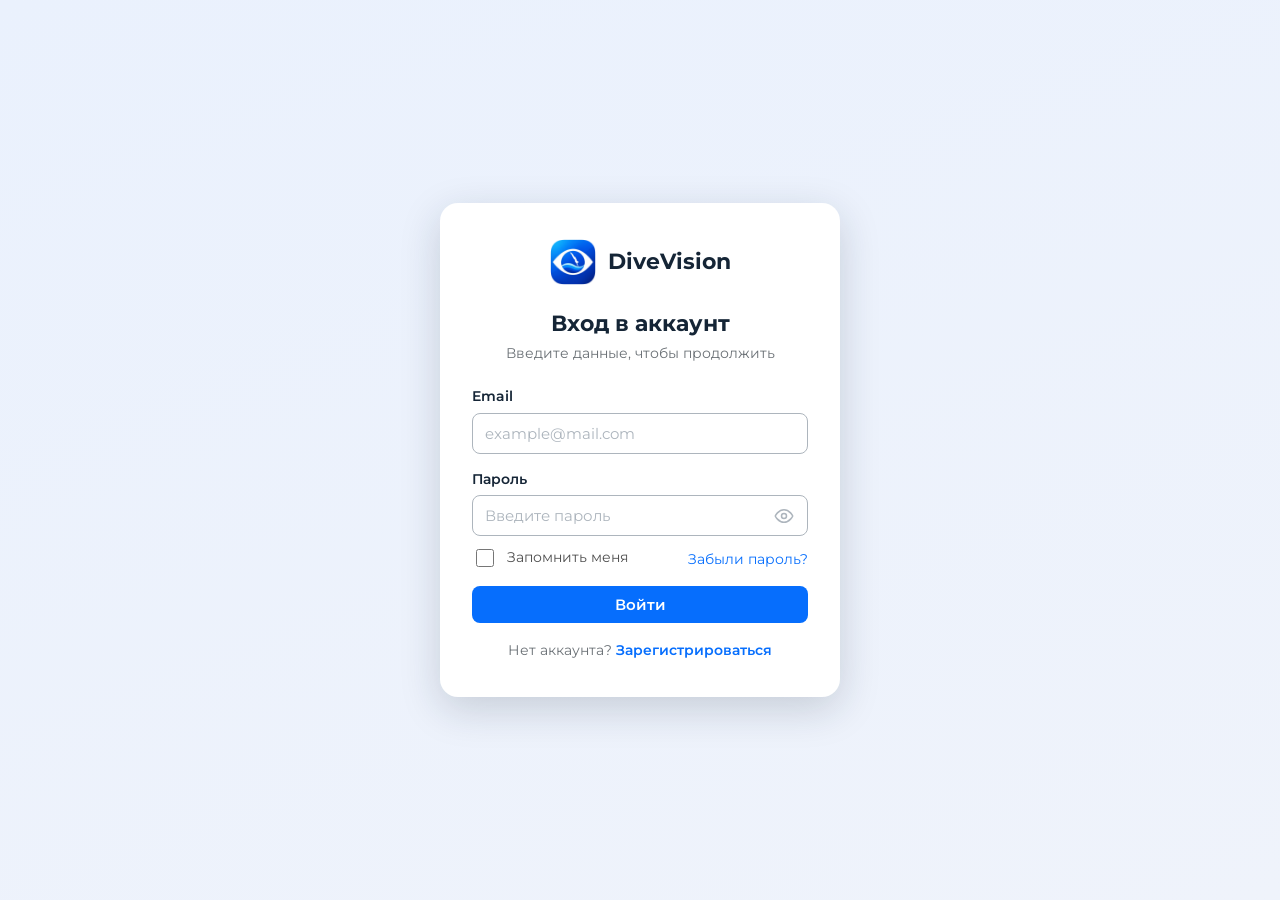
<file: code/index.html>
<!DOCTYPE html>
<html lang="ru">
<head>
  <meta charset="UTF-8" />
  <meta name="viewport" content="width=device-width, initial-scale=1.0" />
  <title>DiveVision — анализ видеозаписей прыжков в воду</title>
  <link rel="preconnect" href="https://fonts.googleapis.com" />
  <link rel="preconnect" href="https://fonts.gstatic.com" crossorigin />
  <link href="https://fonts.googleapis.com/css2?family=Inter:wght@400;500;600;700&family=Montserrat:wght@400;500;600;700&display=swap" rel="stylesheet" />
  <link rel="stylesheet" href="css/styles.css" />
</head>
<body>
  <div id="app"></div>
  <div id="modal-root"></div>
  <div id="toast-root"></div>

  <script src="js/data.js"></script>
  <script src="js/icons.js"></script>
  <script src="js/common.js"></script>
  <script src="js/app.js"></script>
</body>
</html>
</file>
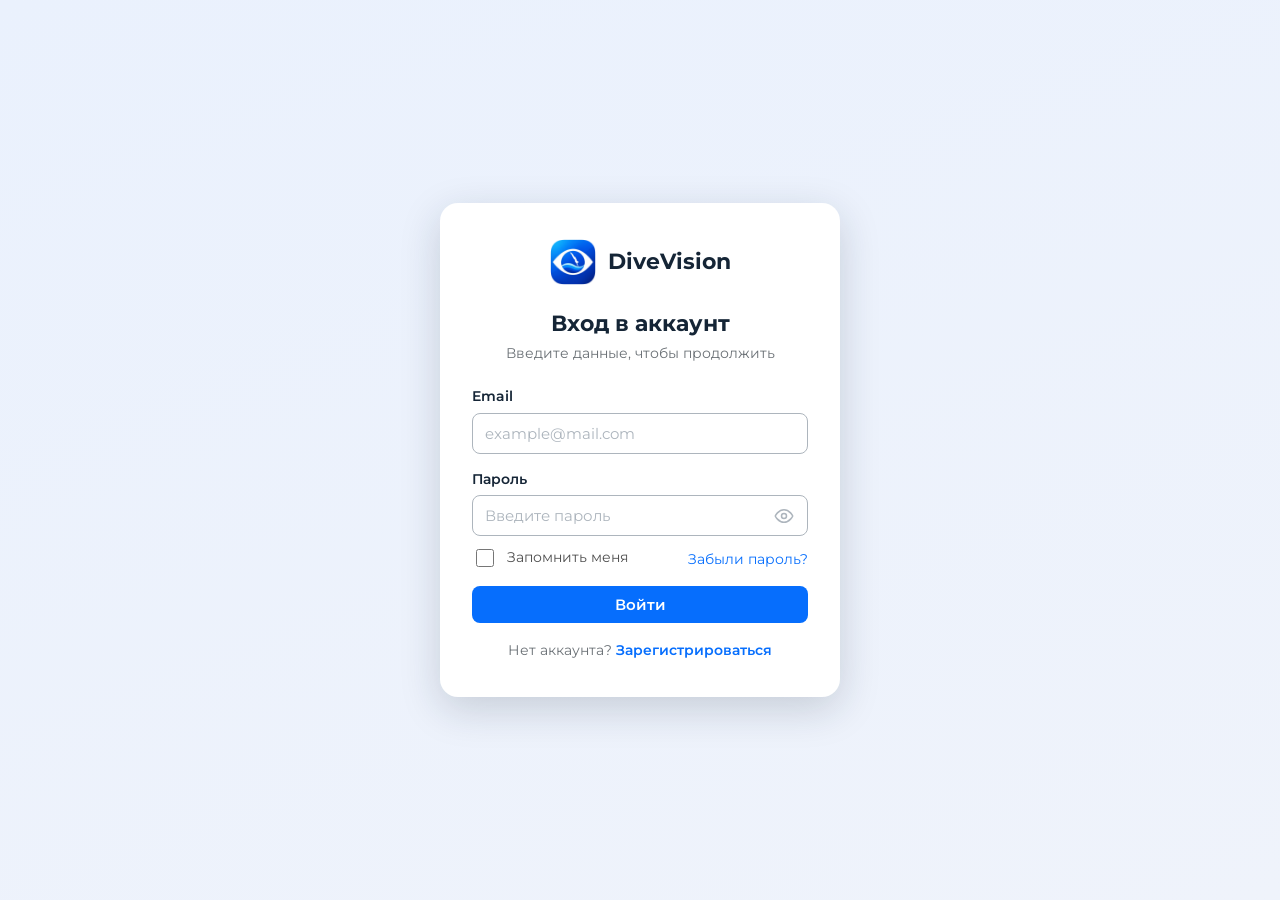
<file: code/analytics.html>
<!DOCTYPE html>
<html lang="ru">
<head>
  <meta charset="UTF-8" />
  <meta name="viewport" content="width=device-width, initial-scale=1.0" />
  <title>Аналитика — DiveVision</title>
  <link rel="preconnect" href="https://fonts.googleapis.com" />
  <link rel="preconnect" href="https://fonts.gstatic.com" crossorigin />
  <link href="https://fonts.googleapis.com/css2?family=Inter:wght@400;500;600;700&family=Montserrat:wght@400;500;600;700&display=swap" rel="stylesheet" />
  <link rel="stylesheet" href="css/styles.css" />
</head>
<body>
  <div id="app"></div>
  <div id="modal-root"></div>
  <div id="toast-root"></div>

  <script src="js/data.js"></script>
  <script src="js/icons.js"></script>
  <script src="js/common.js"></script>
  <script src="js/app.js"></script>
</body>
</html>
</file>
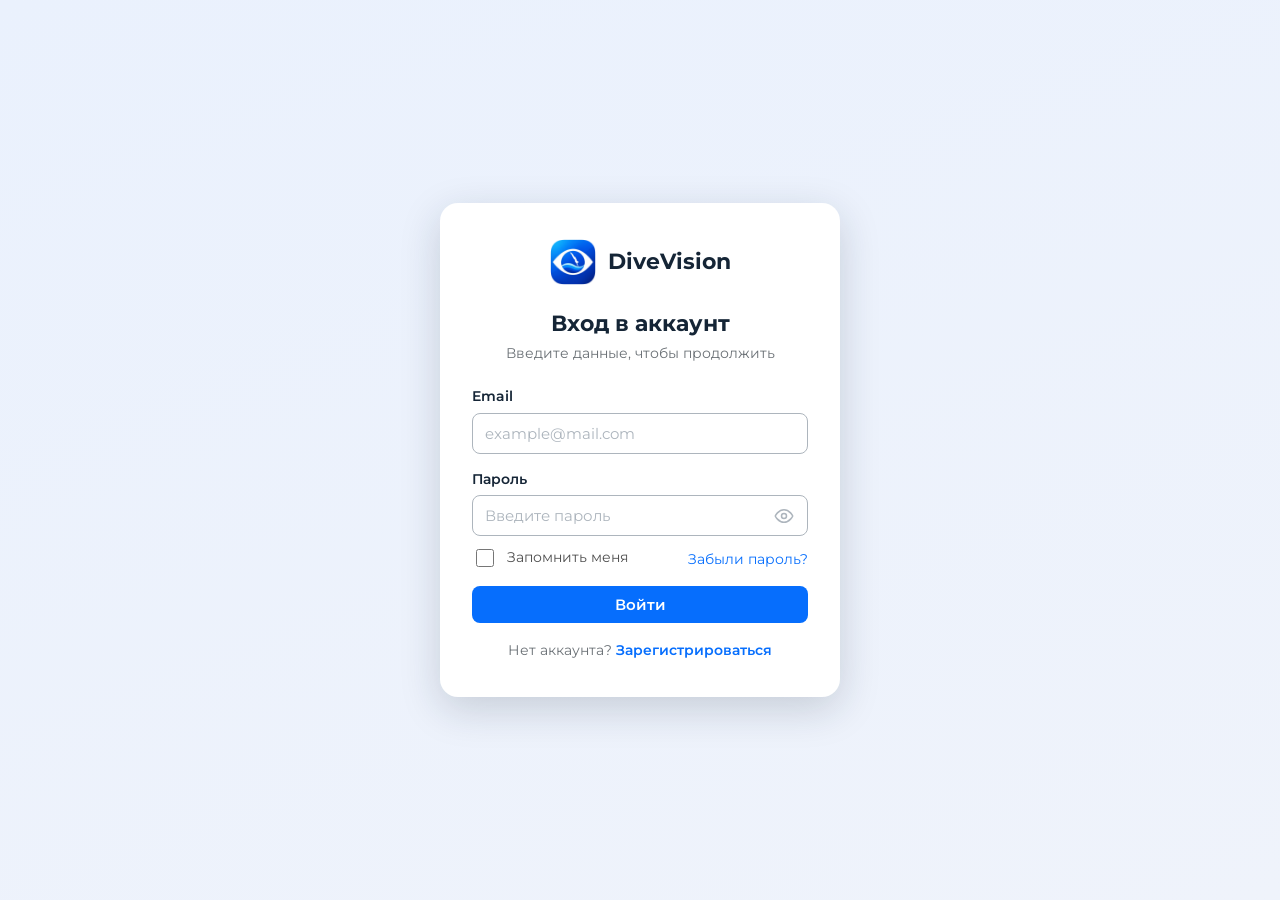
<file: code/athlete.html>
<!DOCTYPE html>
<html lang="ru">
<head>
  <meta charset="UTF-8" />
  <meta name="viewport" content="width=device-width, initial-scale=1.0" />
  <title>Спортсмен — DiveVision</title>
  <link rel="preconnect" href="https://fonts.googleapis.com" />
  <link rel="preconnect" href="https://fonts.gstatic.com" crossorigin />
  <link href="https://fonts.googleapis.com/css2?family=Inter:wght@400;500;600;700&family=Montserrat:wght@400;500;600;700&display=swap" rel="stylesheet" />
  <link rel="stylesheet" href="css/styles.css" />
</head>
<body>
  <div id="app"></div>
  <div id="modal-root"></div>
  <div id="toast-root"></div>

  <script src="js/data.js"></script>
  <script src="js/icons.js"></script>
  <script src="js/common.js"></script>
  <script src="js/app.js"></script>
</body>
</html>
</file>
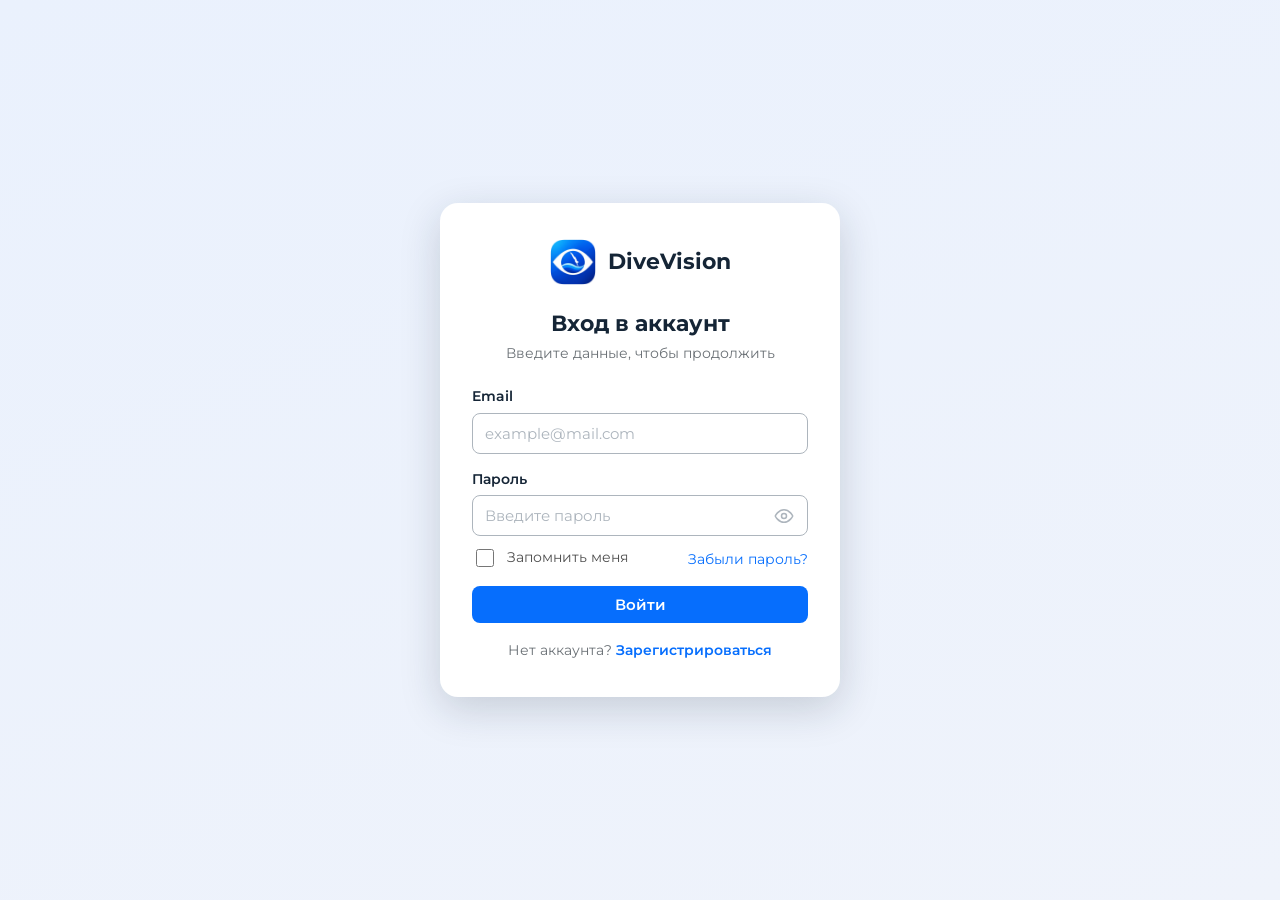
<file: code/athletes.html>
<!DOCTYPE html>
<html lang="ru">
<head>
  <meta charset="UTF-8" />
  <meta name="viewport" content="width=device-width, initial-scale=1.0" />
  <title>Мои спортсмены — DiveVision</title>
  <link rel="preconnect" href="https://fonts.googleapis.com" />
  <link rel="preconnect" href="https://fonts.gstatic.com" crossorigin />
  <link href="https://fonts.googleapis.com/css2?family=Inter:wght@400;500;600;700&family=Montserrat:wght@400;500;600;700&display=swap" rel="stylesheet" />
  <link rel="stylesheet" href="css/styles.css" />
</head>
<body>
  <div id="app"></div>
  <div id="modal-root"></div>
  <div id="toast-root"></div>

  <script src="js/data.js"></script>
  <script src="js/icons.js"></script>
  <script src="js/common.js"></script>
  <script src="js/app.js"></script>
</body>
</html>
</file>
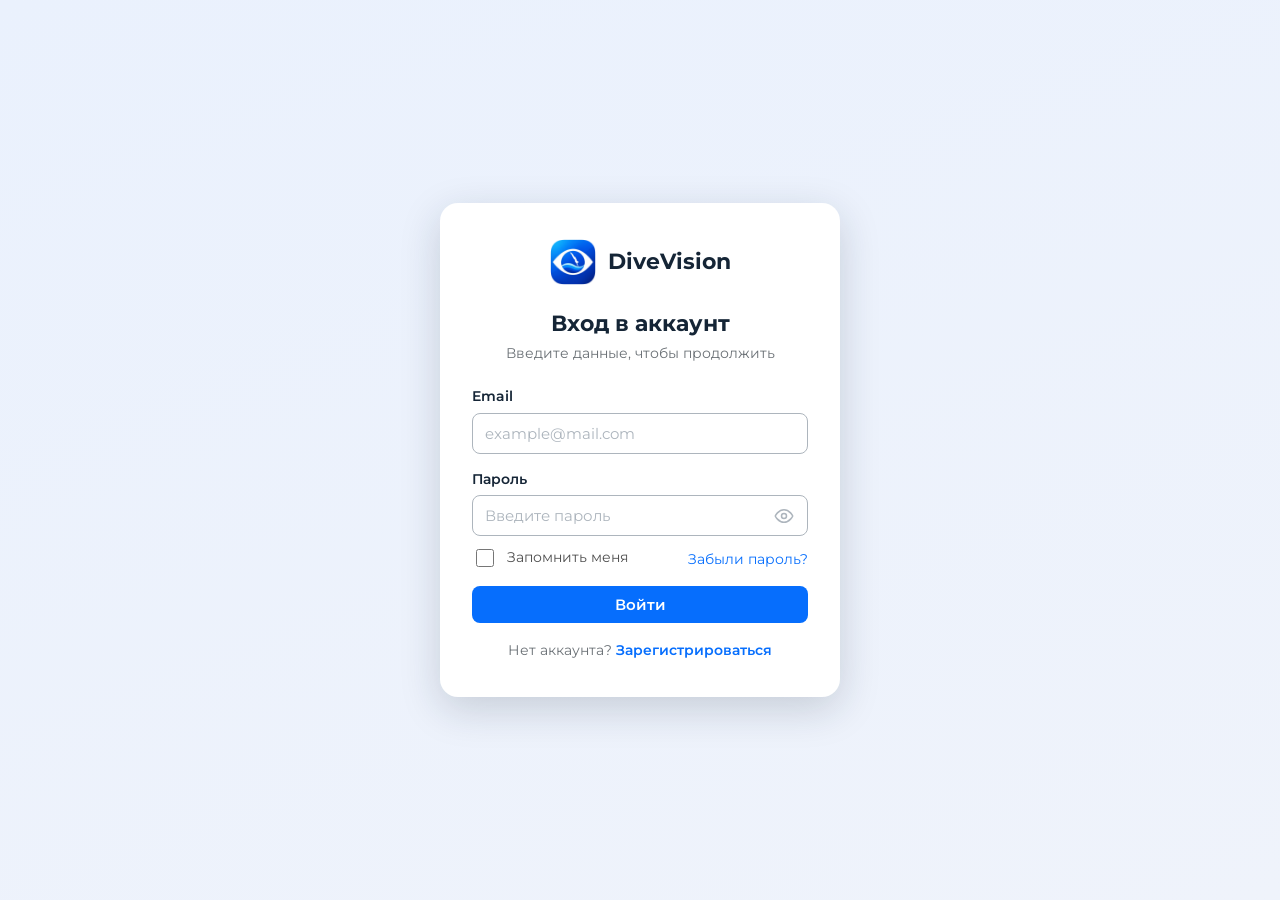
<file: code/compare.html>
<!DOCTYPE html>
<html lang="ru">
<head>
  <meta charset="UTF-8" />
  <meta name="viewport" content="width=device-width, initial-scale=1.0" />
  <title>Сравнение — DiveVision</title>
  <link rel="preconnect" href="https://fonts.googleapis.com" />
  <link rel="preconnect" href="https://fonts.gstatic.com" crossorigin />
  <link href="https://fonts.googleapis.com/css2?family=Inter:wght@400;500;600;700&family=Montserrat:wght@400;500;600;700&display=swap" rel="stylesheet" />
  <link rel="stylesheet" href="css/styles.css" />
</head>
<body>
  <div id="app"></div>
  <div id="modal-root"></div>
  <div id="toast-root"></div>

  <script src="js/data.js"></script>
  <script src="js/icons.js"></script>
  <script src="js/common.js"></script>
  <script src="js/app.js"></script>
</body>
</html>
</file>
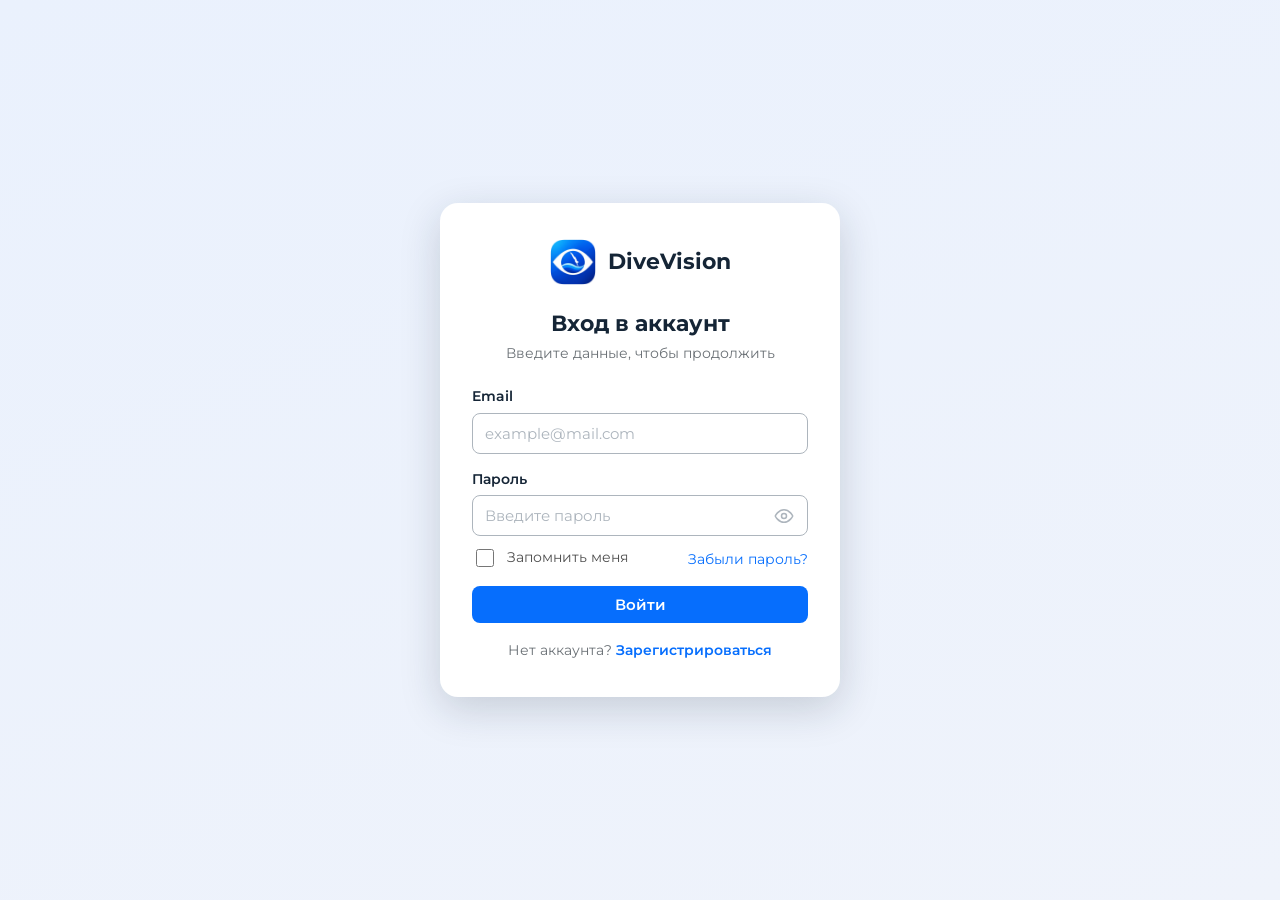
<file: code/login.html>
<!DOCTYPE html>
<html lang="ru">
<head>
  <meta charset="UTF-8" />
  <meta name="viewport" content="width=device-width, initial-scale=1.0" />
  <title>Вход — DiveVision</title>
  <link rel="preconnect" href="https://fonts.googleapis.com" />
  <link rel="preconnect" href="https://fonts.gstatic.com" crossorigin />
  <link href="https://fonts.googleapis.com/css2?family=Inter:wght@400;500;600;700&family=Montserrat:wght@400;500;600;700&display=swap" rel="stylesheet" />
  <link rel="stylesheet" href="css/styles.css" />
</head>
<body>
  <div id="app"></div>
  <div id="modal-root"></div>
  <div id="toast-root"></div>

  <script src="js/data.js"></script>
  <script src="js/icons.js"></script>
  <script src="js/common.js"></script>
  <script src="js/app.js"></script>
</body>
</html>
</file>
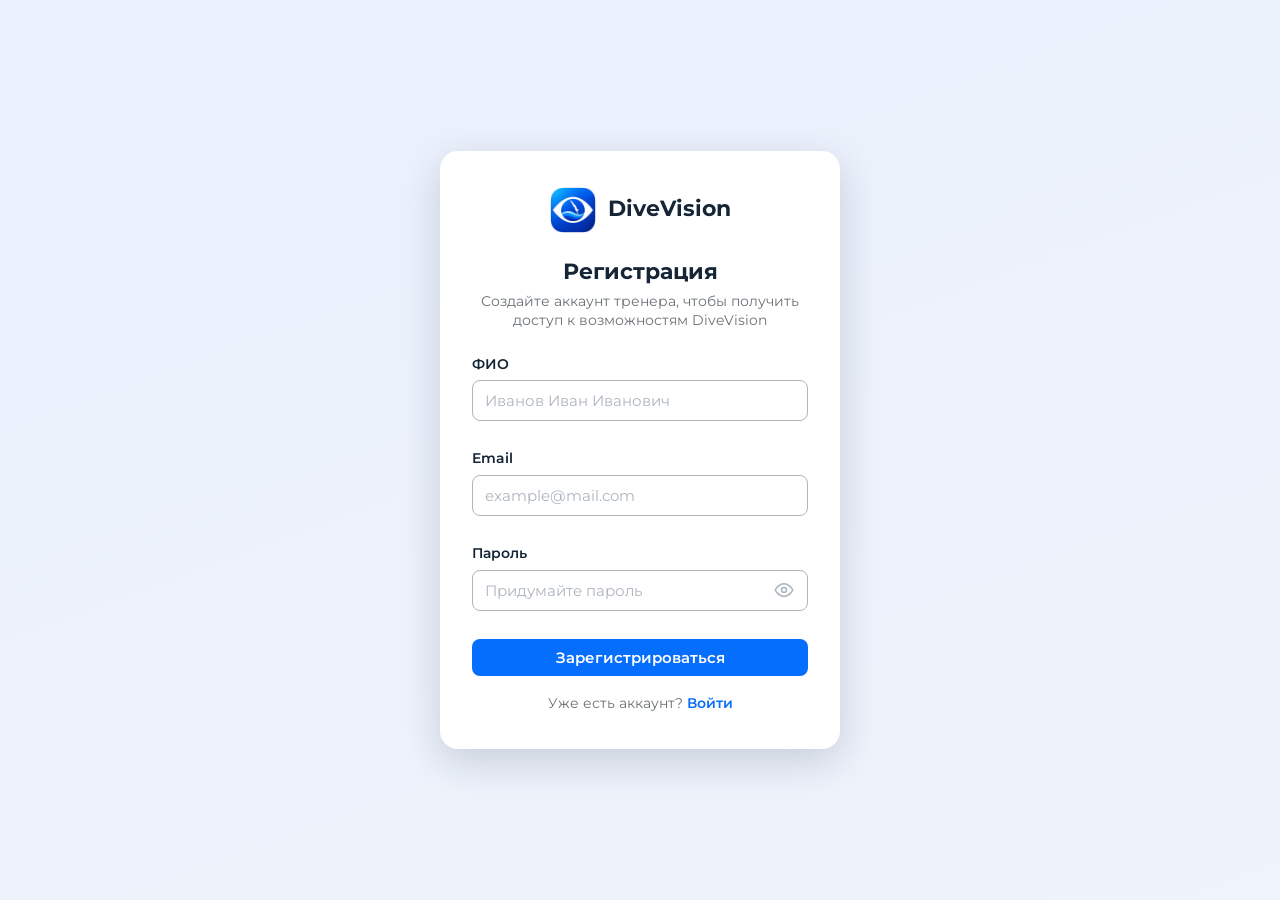
<file: code/register.html>
<!DOCTYPE html>
<html lang="ru">
<head>
  <meta charset="UTF-8" />
  <meta name="viewport" content="width=device-width, initial-scale=1.0" />
  <title>Регистрация — DiveVision</title>
  <link rel="preconnect" href="https://fonts.googleapis.com" />
  <link rel="preconnect" href="https://fonts.gstatic.com" crossorigin />
  <link href="https://fonts.googleapis.com/css2?family=Inter:wght@400;500;600;700&family=Montserrat:wght@400;500;600;700&display=swap" rel="stylesheet" />
  <link rel="stylesheet" href="css/styles.css" />
</head>
<body>
  <div id="app"></div>
  <div id="modal-root"></div>
  <div id="toast-root"></div>

  <script src="js/data.js"></script>
  <script src="js/icons.js"></script>
  <script src="js/common.js"></script>
  <script src="js/app.js"></script>
</body>
</html>
</file>
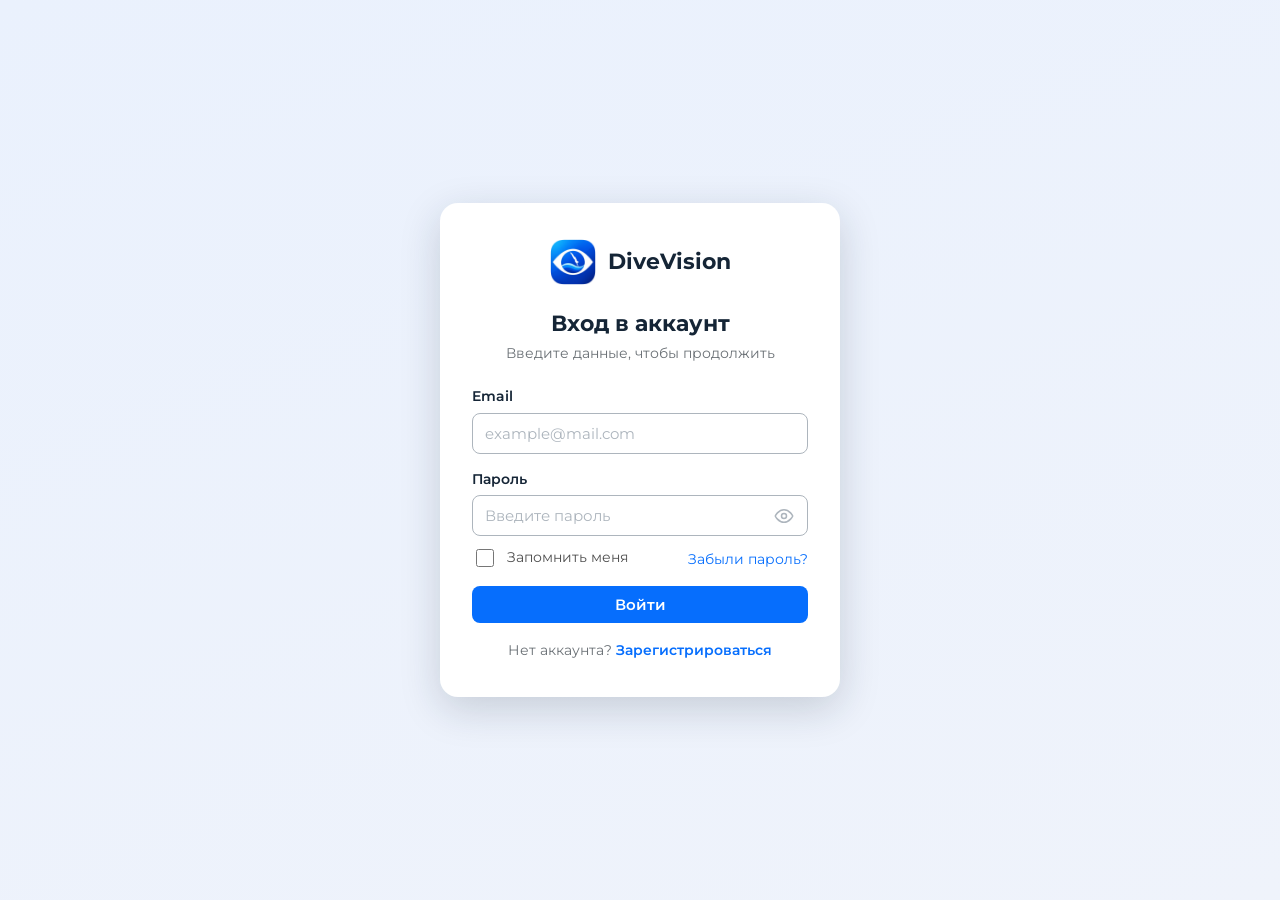
<file: code/videos.html>
<!DOCTYPE html>
<html lang="ru">
<head>
  <meta charset="UTF-8" />
  <meta name="viewport" content="width=device-width, initial-scale=1.0" />
  <title>Видеозаписи — DiveVision</title>
  <link rel="preconnect" href="https://fonts.googleapis.com" />
  <link rel="preconnect" href="https://fonts.gstatic.com" crossorigin />
  <link href="https://fonts.googleapis.com/css2?family=Inter:wght@400;500;600;700&family=Montserrat:wght@400;500;600;700&display=swap" rel="stylesheet" />
  <link rel="stylesheet" href="css/styles.css" />
</head>
<body>
  <div id="app"></div>
  <div id="modal-root"></div>
  <div id="toast-root"></div>

  <script src="js/data.js"></script>
  <script src="js/icons.js"></script>
  <script src="js/common.js"></script>
  <script src="js/app.js"></script>
</body>
</html>
</file>
<file: code/css/styles.css>
/* ============================================================
   DiveVision — дизайн-система по макетам Figma
   ============================================================ */
:root {
  /* Палитра Blue (из Figma) */
  --blue-100: #c6e2ff;
  --blue-200: #96c5fe;
  --blue-300: #66a8fe;
  --blue-400: #368bfd;
  --blue-500: #066efd;
  --blue-600: #065bc4;
  --blue-700: #064288;
  --blue-800: #052c55;
  --blue-900: #031633;
  --blue: #066efd;
  --primary: #066efd;

  /* Нейтральные */
  --bg: #eff3fb;
  --white: #ffffff;
  --heading: #152536;      /* Heading/Title Color */
  --body: #6b7176;         /* Body Text Color */
  --gray-500: #adb5bd;
  --gray-600: #6c757d;
  --gray2: #4f4f4f;
  --gray-200: #e9ecef;
  --on-surface: #1d1b20;

  /* Статусы */
  --green-100: #d1e7dd; --green-800: #0a3622;
  --red-100: #f8d7da;   --red-800: #58151c;
  --cyan-100: #cff4fc;  --cyan-800: #055160;

  /* Типографика */
  --font: 'Montserrat', 'Inter', system-ui, -apple-system, 'Segoe UI', Roboto, Arial, sans-serif;

  --radius: 10px;
  --radius-sm: 8px;
  --shadow: 0 2px 10px rgba(21, 37, 54, 0.06);
  --shadow-lg: 0 12px 40px rgba(21, 37, 54, 0.18);
  --sidebar-w: 250px;
  --border: #e3e8f2;
}

* { box-sizing: border-box; }
html, body { margin: 0; padding: 0; }
body {
  font-family: var(--font);
  color: var(--heading);
  background: var(--white);
  font-size: 16px;
  line-height: 1.4;
  -webkit-font-smoothing: antialiased;
}
a { color: var(--blue-500); text-decoration: none; }
button { font-family: var(--font); cursor: pointer; }
input, select, textarea { font-family: var(--font); font-size: 15px; color: var(--heading); }

/* ============ Верхняя строка контента: навигация слева, профиль справа ============ */
.topline { display: flex; align-items: center; justify-content: space-between; gap: 16px; margin-bottom: 6px; border-bottom: 1px solid var(--border); padding-bottom: 12px; }
.topline-crumb { font-size: 18px; font-weight: 700; color: var(--heading); }
.topline-crumb .sep { margin: 0 6px; color: var(--gray-500); }
.topline-crumb .cur { color: var(--heading); }
.topline-title { font-size: 18px; font-weight: 700; color: var(--heading); }
.topline-user { display: flex; align-items: center; margin-left: auto; }

/* ============ Лейаут ============ */
.app-layout { display: flex; min-height: 100vh; }
.main { flex: 1; margin-left: var(--sidebar-w); padding: 28px 20px 90px; min-width: 0; overflow-x: hidden; }
.content { max-width: 1080px; }

/* ============ Сайдбар ============ */
.sidebar {
  position: fixed; top: 0; bottom: 0; left: 0; width: var(--sidebar-w);
  background: var(--bg); border-right: 1px solid var(--border);
  display: flex; flex-direction: column; padding: 20px 16px 16px; z-index: 50;
}
.sidebar-brand { display: flex; align-items: center; gap: 10px; padding: 0 8px 18px; }
.sidebar-brand .logo {
  width: 40px; height: 40px; flex: none;
  display: block;
}
.sidebar-brand .name { font-weight: 700; font-size: 18px; letter-spacing: -0.2px; color: var(--heading); }
.sidebar .upload-btn { width: 100%; margin-bottom: 18px; }

.sidebar-nav { flex: 1; display: flex; flex-direction: column; gap: 2px; overflow-y: auto; }
.nav-item {
  display: flex; align-items: center; gap: 12px; padding: 10px 12px;
  border-radius: var(--radius-sm); color: var(--gray2); font-size: 15px;
  background: none; border: none; text-align: left; width: 100%;
  transition: background .15s, color .15s;
}
.nav-item svg { flex: none; }
.nav-item:hover { background: #fff; color: var(--heading); }
.nav-item.active { background: var(--blue-100); color: var(--blue-700); font-weight: 600; }
.nav-sep { height: 1px; background: var(--border); margin: 10px 8px; }
.nav-label { font-size: 11px; text-transform: uppercase; letter-spacing: .5px; color: var(--gray-500); padding: 6px 12px; }

.sidebar-profile {
  display: flex; align-items: center; gap: 12px; padding: 12px; border-top: 1px solid var(--border); margin-top: 8px;
}
.avatar { width: 40px; height: 40px; border-radius: 50%; background: transparent; color: var(--heading); display: flex; align-items: center; justify-content: center; flex: none; }
.avatar.sm { width: 34px; height: 34px; }
.avatar-lg { width: 64px; height: 64px; border-radius: 50%; background: transparent; color: var(--heading); display: flex; align-items: center; justify-content: center; }
.avatar.ac-blue { background: var(--blue-500); color: #fff; }
.avatar.ac-purple { background: #7048e8; color: #fff; }
.sidebar-profile .p-name { font-weight: 600; font-size: 14px; color: var(--heading); line-height: 1.1; }
.sidebar-profile .p-role { font-size: 12.5px; color: var(--body); }
.sidebar-profile .chev { margin-left: auto; color: var(--gray-500); }
.chev-btn { margin-left: auto; background: none; border: none; color: var(--gray-500); padding: 6px; border-radius: 8px; display: flex; }
.chev-btn:hover { background: var(--gray-200); color: var(--heading); }

/* ============ Модалка профиля ============ */
.profile-modal .pm-head { display: flex; gap: 14px; align-items: center; margin-bottom: 18px; }
.profile-modal .pm-name { font-size: 18px; font-weight: 700; }
.profile-modal .pm-spec { font-size: 13.5px; color: var(--body); margin-bottom: 8px; }
.profile-modal .pm-info { display: flex; flex-direction: column; gap: 10px; padding: 14px 0; border-top: 1px solid var(--border); border-bottom: 1px solid var(--border); margin-bottom: 14px; }
.profile-modal .pm-info > div, .profile-modal .pm-fields > div { font-size: 14.5px; color: var(--gray2); }
.profile-modal .pm-info span, .profile-modal .pm-fields span { display: inline-block; min-width: 90px; color: var(--gray-500); font-size: 13px; }
.profile-modal .pm-fields { display: flex; flex-direction: column; gap: 10px; margin-bottom: 14px; }
.profile-modal .pm-about .pm-lbl { font-weight: 700; font-size: 14px; margin-bottom: 6px; }
.profile-modal .pm-about p { margin: 0; color: var(--gray2); font-size: 14px; line-height: 1.5; }

/* ============ Шапка страницы ============ */
.breadcrumb { font-size: 13px; color: var(--gray-500); margin-bottom: 6px; }
.breadcrumb a { color: var(--gray-500); } .breadcrumb a:hover { color: var(--blue-500); }
.breadcrumb .sep { margin: 0 6px; color: var(--gray-500); }
.breadcrumb .cur { color: var(--body); }
.page-head { display: flex; align-items: flex-start; justify-content: space-between; gap: 16px; margin-bottom: 22px; }
.page-head h1 { margin: 0; font-size: 22px; font-weight: 700; letter-spacing: -0.3px; }
.page-lead { display: flex; align-items: center; color: var(--on-surface); }
.title-wrap { display: flex; align-items: center; gap: 16px; }
.page-head .subtitle { color: var(--body); font-size: 14.5px; margin-top: 4px; }
.head-actions { display: flex; gap: 10px; align-items: center; flex: none; }
.page-head.underline { border-bottom: 1px solid var(--border); padding-bottom: 14px; margin-bottom: 24px; }
.page-head h1.plain { font-weight: 500; font-size: 24px; letter-spacing: -0.2px; }
.head-user {
  width: 36px; height: 36px; border-radius: 50%; background: transparent; color: var(--heading);
  border: none; display: inline-flex; align-items: center; justify-content: center; cursor: pointer; flex: none;
}
.head-user:hover { background: var(--gray-200); }
.home-sec-head { font-size: 22px; font-weight: 700; margin: 0 0 16px; }

/* ============ Кнопки ============ */
.btn {
  display: inline-flex; align-items: center; justify-content: center; gap: 8px;
  padding: 10px 16px; border-radius: var(--radius-sm); border: 1px solid transparent;
  font-size: 15px; font-weight: 600; line-height: 1; transition: all .15s; white-space: nowrap;
}
.btn svg { flex: none; }
.btn-primary { background: var(--blue-500); color: #fff; }
.btn-primary:hover { background: var(--blue-600); }
.btn-primary:active { background: var(--blue-700); }
.btn-ghost { background: var(--blue-100); color: var(--blue-700); }
.btn-ghost:hover { background: var(--blue-200); }
.btn-outline { background: #fff; color: var(--blue-700); border-color: var(--blue-500); }
.btn-outline:hover { background: var(--blue-50, var(--blue-100)); }
.btn-soft { background: var(--white); color: var(--gray2); border-color: var(--border); }
.btn-soft:hover { border-color: var(--gray-500); }
.btn:disabled, .btn.disabled { background: var(--gray-200); color: var(--gray-500); cursor: not-allowed; border-color: var(--gray-200); }
.btn-link { background: none; border: none; color: var(--blue-500); font-weight: 600; padding: 10px 4px; }
.btn-link:hover { color: var(--blue-600); }
.btn-sm { padding: 8px 12px; font-size: 14px; }
.btn-block { width: 100%; }
.btn-icon { padding: 8px; }
.icon-btn { background: none; border: none; color: var(--gray2); width: 34px; height: 34px; border-radius: 8px; display: inline-flex; align-items: center; justify-content: center; }
.icon-btn:hover { background: var(--bg); color: var(--heading); }

/* ============ Поля форм ============ */
.field { display: flex; flex-direction: column; gap: 6px; }
.field label { font-size: 14px; font-weight: 600; color: var(--heading); }
.field .hint { font-size: 12px; color: var(--gray-500); }
.input, .select, .textarea {
  width: 100%; padding: 10px 12px; border: 1px solid var(--gray-500); border-radius: var(--radius-sm);
  background: #fff; transition: border-color .15s, box-shadow .15s; font-size: 15px;
}
.select {
  appearance: none; -webkit-appearance: none;
  background-image: url("data:image/svg+xml;utf8,<svg xmlns='http://www.w3.org/2000/svg' width='16' height='16' viewBox='0 0 24 24' fill='none' stroke='%236c757d' stroke-width='2' stroke-linecap='round' stroke-linejoin='round'><path d='m6 9 6 6 6-6'/></svg>");
  background-repeat: no-repeat; background-position: right 12px center; background-size: 16px;
  padding-right: 38px; cursor: pointer;
}
.select.btn-sort {
  width: auto; background-color: var(--blue-500); color: #fff; border-color: var(--blue-500); font-weight: 600;
  background-image: url("data:image/svg+xml;utf8,<svg xmlns='http://www.w3.org/2000/svg' width='16' height='16' viewBox='0 0 24 24' fill='none' stroke='%23ffffff' stroke-width='2' stroke-linecap='round' stroke-linejoin='round'><path d='m6 9 6 6 6-6'/></svg>");
}
.select.btn-sort option { color: var(--heading); }
.input::placeholder, .textarea::placeholder { color: var(--gray-500); }
.input:focus, .select:focus, .textarea:focus { outline: none; border-color: var(--blue-500); box-shadow: 0 0 0 3px var(--blue-100); }
.input.invalid, .select.invalid, .textarea.invalid { border-color: var(--red-800); box-shadow: 0 0 0 3px var(--red-100); }
.field-error { font-size: 12.5px; color: var(--red-800); }
.textarea { resize: vertical; min-height: 84px; }
.char-count { align-self: flex-end; font-size: 12px; color: var(--gray-500); }
.checkbox-row { display: flex; align-items: flex-start; gap: 10px; font-size: 14px; color: var(--gray2); line-height: 1.4; }
.checkbox-row input[type=checkbox] { width: 18px; height: 18px; margin-top: 1px; accent-color: var(--blue-500); flex: none; }
.input-group { display: flex; gap: 10px; }
.input-group > * { flex: 1; }

/* ============ Карточки статистики ============ */
.stat-grid { display: grid; grid-template-columns: repeat(4, 1fr); gap: 16px; margin-bottom: 26px; }
.stat-card {
  background: var(--white); border-radius: var(--radius); padding: 18px; box-shadow: var(--shadow);
  border: 1px solid var(--border); display: flex; align-items: center; gap: 14px;
}
.stat-card .ic {
  width: 48px; height: 48px; border-radius: 12px; flex: none;
  display: flex; align-items: center; justify-content: center;
}
.stat-card .ic { color: #000; }
.stat-card .val { font-size: 26px; font-weight: 700; line-height: 1; }
.stat-card .lbl { font-size: 13.5px; color: var(--body); margin-top: 3px; }
.stat-card.alert { border: 1.5px solid #fc3d40; }
a.stat-card { display: flex; text-decoration: none; color: inherit; transition: box-shadow .15s, transform .15s, border-color .15s; }
a.stat-card:hover { box-shadow: 0 6px 20px rgba(21, 37, 54, 0.12); transform: translateY(-2px); border-color: var(--blue-200); cursor: pointer; }
a.stat-card.alert:hover { border-color: #fc3d40; }

/* ============ Секции ============ */
.card {
  background: var(--white); border-radius: var(--radius); box-shadow: var(--shadow);
  padding: 20px 22px; margin-bottom: 20px; border: 1px solid var(--border);
}
.card-title { font-size: 17px; font-weight: 700; margin: 0 0 16px; }
.card-title .sub { font-size: 13px; color: var(--body); font-weight: 400; margin-left: 8px; }

/* ============ Быстрая загрузка ============ */
.home-duo { display: grid; grid-template-columns: 1fr 1fr; gap: 20px; margin-bottom: 20px; align-items: stretch; }
.home-duo > .card { margin-bottom: 0; }
.quick-upload { display: grid; grid-template-columns: 1fr 1fr; gap: 14px; align-items: end; }
.quick-upload .spread { grid-column: 1 / -1; }
.quick-actions { grid-column: 1 / -1; display: grid; grid-template-columns: 1fr 1fr; gap: 14px; }
.quick-actions .btn { width: 100%; white-space: nowrap; }

/* ============ Требует внимания ============ */
.alert-list { display: flex; flex-direction: column; gap: 12px; }
.alert-item {
  display: flex; align-items: center; gap: 14px; padding: 14px 16px;
  border: 1px solid var(--border); border-radius: var(--radius-sm); background: var(--bg);
}
.alert-item .a-ic { width: 38px; height: 38px; border-radius: 10px; flex: none; display: flex; align-items: center; justify-content: center; color: #000; }
.alert-item .a-text { flex: 1; font-size: 14.5px; font-weight: 500; color: var(--heading); }
.alert-item .a-sub { font-size: 12.5px; color: var(--body); font-weight: 400; }
.alert-item .a-link { font-size: 14px; font-weight: 600; }

/* ============ Бейджи статусов ============ */
.badge {
  display: inline-flex; align-items: center; gap: 6px; padding: 5px 10px; border-radius: 20px;
  font-size: 13px; font-weight: 600; white-space: nowrap;
}
.badge svg { flex: none; }
.badge.ready { background: var(--green-100); color: var(--green-800); }
.badge.processing { background: var(--cyan-100); color: var(--cyan-800); }
.badge.error { background: var(--red-100); color: var(--red-800); }

/* ============ Таблицы ============ */
.table-wrap { overflow-x: auto; }
.table { width: 100%; border-collapse: collapse; }
.table th {
  text-align: left; font-size: 16px; text-transform: none; letter-spacing: 0;
  color: #788baf; font-weight: 700; font-family: 'Montserrat', var(--font);
  padding: 12px; border-bottom: 1px solid var(--border); white-space: nowrap;
}
.table td { padding: 12px; border-bottom: 1px solid var(--border); font-size: 14.5px; vertical-align: middle; }
.table tr:last-child td { border-bottom: none; }
.table tbody tr { transition: background .12s; }
.table tbody tr:hover { background: var(--bg); }
.table .cell-video { display: flex; align-items: center; gap: 10px; }
.table .row-arrow { color: var(--gray-500); }
.row-arrow.disabled { color: var(--gray-500); opacity: .55; cursor: not-allowed; }
.row-arrow.disabled svg { color: var(--gray-500); }
.cb-block { cursor: not-allowed; }
.cb-disabled { opacity: .35; cursor: not-allowed; pointer-events: none; }

/* Миниатюра видео */
.thumb {
  position: relative; width: 84px; height: 50px; border-radius: 7px; overflow: hidden; flex: none;
  background: #123, #0d2a4d; cursor: pointer; display: block;
}
.thumb .play {
  position: absolute; inset: 0; display: flex; align-items: center; justify-content: center; color: #fff;
  background: rgba(0,0,0,.25);
}
.thumb.dark { background: linear-gradient(160deg, #0b2a4a, #04121f); }
.thumb.mid { background: linear-gradient(160deg, #1b4d7a, #08233c); }

/* ============ Пагинация ============ */
.table-foot { display: flex; align-items: center; justify-content: space-between; gap: 16px; margin-top: 14px; flex-wrap: wrap; }
.pagination { display: flex; gap: 6px; align-items: center; }
.page-btn {
  min-width: 34px; height: 34px; padding: 0 8px; border: 1px solid var(--border); background: #fff;
  border-radius: var(--radius-sm); color: var(--gray2); font-weight: 600; font-size: 14px;
}
.page-btn:hover { border-color: var(--blue-500); color: var(--blue-500); }
.page-btn.active { background: var(--blue-500); border-color: var(--blue-500); color: #fff; }
.page-btn:disabled { color: var(--gray-500); cursor: default; }
.page-ell { padding: 0 4px; color: var(--gray-500); font-weight: 600; }
.info { font-size: 13.5px; color: var(--gray-500); }

/* ============ Вкладки ============ */
.tabs { display: flex; gap: 4px; border-bottom: 1px solid var(--border); margin-bottom: 22px; }
.tab {
  padding: 10px 16px; background: none; border: none; font-size: 15px; font-weight: 600;
  color: var(--gray-600); position: relative; border-bottom: 2px solid transparent; margin-bottom: -1px;
}
.tab:hover { color: var(--heading); }
.tab.active { color: var(--blue-600); border-bottom-color: var(--blue-600); }

/* ============ Карточки спортсменов ============ */
.athlete-grid { display: grid; grid-template-columns: repeat(auto-fill, minmax(300px, 1fr)); gap: 18px; }
.athlete-card {
  background: #fff; border-radius: var(--radius); box-shadow: var(--shadow); padding: 20px;
  display: flex; flex-direction: column; gap: 16px; border: 1px solid transparent;
}
.athlete-card .top { display: flex; gap: 14px; align-items: center; }
.athlete-card .a-name { font-weight: 700; font-size: 16px; margin-bottom: 4px; }
.athlete-card .a-cat { font-size: 13px; color: var(--body); }
.athlete-card .stats { display: flex; gap: 18px; padding: 14px 0; border-top: 1px solid var(--border); border-bottom: 1px solid var(--border); }
.athlete-card .stats .s-block { display: flex; align-items: center; gap: 8px; }
.athlete-card .stats .s-ic { display: flex; color: var(--on-surface); }
.athlete-card .stats .s-val { font-weight: 700; font-size: 15px; }
.athlete-card .stats .s-lbl { font-size: 12px; color: var(--body); }
.athlete-card .last { font-size: 13.5px; color: var(--body); display: flex; flex-direction: column; gap: 8px; }
.athlete-card .last .l-lbl { font-size: 12.5px; color: var(--gray-500); }
.athlete-card .last .l-row { display: flex; align-items: center; gap: 12px; flex-wrap: wrap; }
.athlete-card .last b { color: var(--heading); }
.athlete-card .bottom { display: flex; justify-content: space-between; align-items: center; margin-top: 2px; }
.athlete-card .bottom .a-link { color: var(--blue-500); font-weight: 600; font-size: 14px; }
.athlete-card .ell { color: var(--gray-500); }
.empty-state { text-align: center; color: var(--gray-500); padding: 40px 20px; }

/* ============ Фильтры-бар ============ */
.filter-bar { display: flex; gap: 12px; flex-wrap: wrap; align-items: center; margin-bottom: 20px; }
.filter-bar .input { width: 100%; }
.filter-bar .select { width: auto; min-width: 150px; flex: 1; }

/* ============ Панель фильтров (справа) ============ */
.split { display: grid; grid-template-columns: 1fr 300px; gap: 24px; align-items: start; }
.filter-panel { background: var(--bg); border-radius: var(--radius); box-shadow: var(--shadow); padding: 20px; position: sticky; top: 24px; }
.filter-panel h3 { margin: 0 0 16px; font-size: 16px; }
.f-group { margin-bottom: 16px; }
.f-group > label { display: block; font-size: 13px; font-weight: 600; color: var(--gray2); margin-bottom: 7px; }
.f-group .select { margin-bottom: 6px; }
.f-checks { display: flex; flex-direction: column; gap: 8px; }
.f-checks label { display: flex; align-items: center; gap: 9px; font-size: 14px; color: var(--gray2); cursor: pointer; }
.f-checks input { width: 16px; height: 16px; accent-color: var(--blue-500); }

/* ============ Кнопка "Сравнить выбранные" + подсказка ============ */
.compare-cta { display: flex; align-items: center; gap: 14px; margin-top: 6px; flex-wrap: wrap; }
.compare-cta .tip { font-size: 13px; color: var(--gray-500); }

/* ============ Модальные окна ============ */
.modal-overlay {
  position: fixed; inset: 0; background: rgba(3, 22, 51, 0.45); z-index: 100;
  display: flex; align-items: flex-start; justify-content: center; padding: 7vh 20px 20px;
  overflow-y: auto; animation: fadeIn .15s ease;
}
.modal {
  background: #fff; border-radius: 16px; width: 100%; max-width: 520px; padding: 24px;
  box-shadow: var(--shadow-lg); animation: pop .18s ease;
}
.modal.modal-wide { max-width: 620px; }
.modal.modal-error { border: 2px solid var(--red-800); }
.modal-head { display: flex; align-items: center; justify-content: space-between; gap: 12px; margin-bottom: 6px; }
.modal-head h2 { margin: 0; font-size: 20px; font-weight: 700; }
.modal-close { background: none; border: none; color: var(--gray-500); width: 34px; height: 34px; border-radius: 8px; display: flex; align-items: center; justify-content: center; }
.modal-close:hover { background: var(--bg); color: var(--heading); }
.modal-body { color: var(--gray2); font-size: 14.5px; }
.modal-foot { display: flex; justify-content: flex-end; gap: 12px; margin-top: 22px; align-items: center; }
.modal-foot.spread { justify-content: space-between; }
@keyframes fadeIn { from { opacity: 0; } to { opacity: 1; } }
@keyframes pop { from { opacity: 0; transform: translateY(10px) scale(.98); } to { opacity: 1; transform: none; } }

/* ============ Зона загрузки ============ */
.dropzone {
  border: 2px dashed var(--blue-300); border-radius: var(--radius); background: var(--blue-50, #f5f9ff);
  padding: 30px 20px; text-align: center; color: var(--body); margin-bottom: 14px; transition: all .15s;
}
.dropzone.error { border-color: var(--red-800); background: var(--red-100); }
.dropzone .dz-ic { color: var(--blue-500); margin-bottom: 8px; }
.dropzone.error .dz-ic { color: var(--red-800); }
.dropzone .dz-title { font-weight: 600; color: var(--heading); font-size: 15px; }
.dropzone .dz-sub { font-size: 13.5px; margin-top: 2px; }
.dropzone .dz-err { color: var(--red-800); font-size: 13px; font-weight: 600; margin-top: 6px; }
.file-meta { font-size: 13px; color: var(--gray-500); margin-top: 8px; text-align: center; }
.file-status { margin-top: 10px; font-size: 13.5px; color: var(--blue-600); font-weight: 600; text-align: center; }
.file-status .spinner {
  display: inline-block; width: 16px; height: 16px; border: 2px solid var(--blue-100);
  border-top-color: var(--blue-500); border-radius: 50%; vertical-align: middle; margin-right: 8px;
  animation: spin 1s linear infinite;
}
.file-status .fs-ok { color: var(--green-800); vertical-align: middle; }
@keyframes spin { to { transform: rotate(360deg); } }

/* ============ Ошибка в модалке ============ */
.err-box { text-align: center; padding: 16px 10px 6px; }
.err-box .e-ic { width: 64px; height: 64px; border-radius: 50%; background: var(--red-100); color: var(--red-800); display: flex; align-items: center; justify-content: center; margin: 0 auto 14px; }
.err-box h2 { margin: 0 0 6px; font-size: 20px; color: var(--red-800); }
.err-box p { margin: 0; color: var(--gray2); font-size: 14.5px; }

/* ============ PDF/CSV экспорт ============ */
.export-hero { text-align: center; padding: 10px 0 4px; }
.export-hero .file-ic { width: 72px; height: 88px; margin: 0 auto 12px; border-radius: 8px; background: var(--red-100); display: flex; flex-direction: column; align-items: center; justify-content: center; color: var(--red-800); font-weight: 700; }
.export-hero .file-ic .fi-label { font-size: 12px; line-height: 1; margin-top: 2px; }
.export-hero .file-ic.csv { background: var(--green-100); color: var(--green-800); }
.export-hero p { margin: 4px 0; color: var(--gray2); font-size: 14px; }
.export-hero .e-note { font-size: 13px; color: var(--gray-500); }
.check-list { margin: 16px 0 0; display: flex; flex-direction: column; gap: 10px; }
.check-list label { display: flex; align-items: center; gap: 10px; font-size: 14px; color: var(--gray2); }
.check-list input { width: 17px; height: 17px; accent-color: var(--blue-500); }

/* ============ График ============ */
.chart { position: relative; }
.chart svg { width: 100%; height: auto; display: block; }
.chart-legend { display: flex; gap: 16px; margin-top: 10px; font-size: 13px; color: var(--gray2); }
.legend-dot { display: inline-block; width: 10px; height: 10px; border-radius: 50%; margin-right: 6px; }
.metric-select { margin-bottom: 14px; }
.metric-select .select { max-width: 300px; }

/* Заглушка графика (показатель не выбран) */
.chart-empty {
  min-height: 200px; border: 1px dashed var(--border); border-radius: var(--radius);
  display: flex; flex-direction: column; align-items: center; justify-content: center; gap: 10px;
  color: var(--gray-500); font-size: 14px; text-align: center; padding: 24px; background: var(--bg);
}

/* ============ Видео-плеер (заглушка) ============ */
.video-player {
  position: relative; border-radius: var(--radius); overflow: hidden; background: #0a2a4a;
  aspect-ratio: 16 / 9; display: flex; align-items: center; justify-content: center; color: #fff;
}
.video-player .overlay { position: absolute; inset: 0; }
.video-player .big-play { width: 62px; height: 62px; border-radius: 50%; background: rgba(255,255,255,.85); color: var(--blue-600); display: flex; align-items: center; justify-content: center; z-index: 2; box-shadow: 0 4px 20px rgba(0,0,0,.3); }
.video-controls {
  position: absolute; left: 0; right: 0; bottom: 0; display: flex; align-items: center; gap: 12px;
  padding: 12px; background: linear-gradient(transparent, rgba(0,0,0,.65)); z-index: 3; color: #fff; font-size: 13px;
}
.video-controls .time { font-variant-numeric: tabular-nums; }
.video-controls .ctrl { background: none; border: none; color: #fff; display: flex; padding: 2px; }
.video-track { flex: 1; height: 4px; background: rgba(255,255,255,.3); border-radius: 4px; position: relative; }
.video-track .fill { position: absolute; left: 0; top: 0; bottom: 0; width: 50%; background: #fff; border-radius: 4px; }
.video-player .tag {
  position: absolute; background: rgba(3, 22, 51, .7); color: #fff; padding: 3px 8px; border-radius: 6px; font-size: 11.5px; z-index: 2; backdrop-filter: blur(2px);
}
.tag-line { position: absolute; left: 0; right: 0; z-index: 1; }
.tag-line .t-name { position: absolute; left: 10px; top: 4px; font-size: 11px; color: rgba(255,255,255,.75); background: rgba(0,0,0,.4); padding: 1px 6px; border-radius: 5px; }

/* ============ Метрики ============ */
.metric-grid { display: grid; grid-template-columns: repeat(auto-fit, minmax(150px, 1fr)); gap: 14px; }
.metric {
  background: var(--bg); border: 1px solid var(--border); border-radius: var(--radius-sm); padding: 14px 16px;
}
.metric .m-label { font-size: 12.5px; color: var(--body); }
.metric .m-value { font-size: 22px; font-weight: 700; margin-top: 4px; }
.metric .m-unit { font-size: 13px; font-weight: 500; color: var(--gray-500); margin-left: 2px; }

/* ============ Фазы ============ */
.phases { display: flex; gap: 8px; flex-wrap: wrap; align-items: center; }
.phase {
  display: flex; align-items: center; gap: 8px; background: var(--white); border: 1px solid var(--border);
  border-radius: 20px; padding: 7px 14px; font-size: 13.5px; font-weight: 500; color: var(--gray2);
}
.phase .n { width: 22px; height: 22px; border-radius: 50%; background: var(--blue-100); color: var(--blue-700); font-weight: 700; font-size: 12px; display: flex; align-items: center; justify-content: center; }
.phase-arrow { color: var(--gray-500); }

/* ============ Сравнение ============ */
.compare-top { display: grid; grid-template-columns: 1fr 1fr; gap: 18px; }
.compare-grid { display: grid; grid-template-columns: 1fr 1fr 1fr; gap: 18px; margin-bottom: 20px; align-items: stretch; }
.score-col { display: flex; flex-direction: column; gap: 12px; }
.compare-export { display: flex; gap: 10px; }
.compare-export .btn { flex: 1; }
.compare-bottom { display: grid; grid-template-columns: 1fr 1fr; gap: 20px; }
.score-card { display: flex; flex-direction: column; }
.score-card .score-box { flex: 1; justify-content: center; padding: 0; }
.attempt-card { background: #fff; border-radius: var(--radius); box-shadow: var(--shadow); padding: 16px; }
.attempt-head { display: flex; justify-content: space-between; align-items: center; margin-bottom: 12px; }
.attempt-head .t { font-weight: 700; font-size: 15px; }
.attempt-head .d { font-size: 13px; color: var(--body); }
.attempt-empty {
  display: flex; flex-direction: column; align-items: center; justify-content: center;
  min-height: 220px; gap: 8px; color: var(--gray-500); text-align: center;
  border: 2px dashed var(--gray-200); border-radius: var(--radius);
  background: var(--bg); padding: 20px;
}
.attempt-empty .ae-title { font-weight: 600; color: var(--gray2); font-size: 15px; }
.attempt-empty .ae-sub { font-size: 13px; }
.compare-form { margin-bottom: 20px; }
.compare-form .cf-grid { display: grid; grid-template-columns: 1fr 1fr 1fr; gap: 14px; margin-bottom: 16px; }
.compare-form .btn { margin-top: 4px; }
.attempt-selected { display: flex; align-items: center; gap: 14px; margin-bottom: 12px; }
.attempt-selected .as-info { flex: 1; min-width: 0; }
.attempt-selected .as-name { font-weight: 600; font-size: 15px; }
.attempt-selected .as-sub { font-size: 13px; color: var(--body); }
.pick-table .pick-row { cursor: pointer; }
.pick-table .pick-row:hover { background: var(--bg); }
.pick-table .pick-row.row-selected { background: var(--blue-100); }
.pick-table .pick-row.pick-disabled { cursor: not-allowed; opacity: .5; }
.pick-table .pick-row.pick-disabled:hover { background: none; }
.compare-table { width: 100%; border-collapse: collapse; }
.compare-table td { padding: 10px 12px; border-bottom: 1px solid var(--border); font-size: 15px; text-align: center; }
.compare-table td.metric { color: var(--body); font-weight: 500; }
.compare-table .val { font-weight: 700; }
.score-box { display: flex; flex-direction: column; align-items: center; gap: 2px; text-align: center; padding: 18px 26px; }
.score-box .s-lbl { font-size: 13.5px; color: var(--body); }
.score-box .s-val { font-size: 34px; font-weight: 700; color: var(--green-800); }
.score-box .s-val.down { color: var(--red-800); }
.score-box .s-sub { font-size: 13px; color: var(--gray-500); }
.up-down { display: inline-flex; align-items: center; gap: 6px; }

/* ============ Прогресс загрузки ============ */
.upload-toast {
  position: fixed; left: calc(var(--sidebar-w) + 24px); bottom: 24px; right: 24px; z-index: 60;
  background: #fff; border: 1px solid var(--border); border-radius: var(--radius); box-shadow: var(--shadow-lg);
  padding: 14px 18px; display: flex; align-items: center; gap: 14px;
}
.upload-toast .u-name { font-weight: 600; font-size: 14px; }
.upload-toast .u-sub { font-size: 12.5px; color: var(--body); }
.upload-toast .u-progress { flex: 1; height: 8px; background: var(--gray-200); border-radius: 6px; overflow: hidden; min-width: 140px; }
.upload-toast .u-fill { height: 100%; background: var(--blue-500); transition: width .4s; border-radius: 6px; }
.upload-toast .u-pct { font-weight: 700; font-size: 14px; color: var(--blue-600); }

/* ============ Логин ============ */
.login-wrap { min-height: 100vh; display: flex; align-items: center; justify-content: center; padding: 24px; background: linear-gradient(160deg, var(--blue-50, #eaf1fd), var(--bg)); }
.login-card { background: #fff; border-radius: 18px; box-shadow: var(--shadow-lg); width: 100%; max-width: 400px; padding: 36px 32px; }
.login-brand { display: flex; align-items: center; gap: 12px; margin-bottom: 24px; justify-content: center; }
.login-brand .logo { width: 46px; height: 46px; display: block; }
.login-brand .name { font-size: 22px; font-weight: 700; }
.login-card h1 { font-size: 22px; margin: 0 0 4px; text-align: center; }
.login-card .login-sub { text-align: center; color: var(--body); font-size: 14px; margin: 0 0 24px; }
.login-card .field { margin-bottom: 16px; }
.field-error { display: block; margin-top: 6px; }

/* Поле с кнопкой-глазом */
.password-wrap { position: relative; }
.password-wrap .input { padding-right: 44px; }
.eye-btn { position: absolute; right: 8px; top: 50%; transform: translateY(-50%); background: none; border: none; color: var(--gray-500); padding: 6px; border-radius: 6px; display: flex; cursor: pointer; }
.eye-btn:hover { color: var(--heading); }

/* Опции формы входа */
.login-opt { display: flex; align-items: center; justify-content: space-between; margin: -4px 0 16px; }
.login-opt .checkbox-row { font-size: 13.5px; }
.forgot { font-size: 13.5px; color: var(--blue-500); }
.auth-switch { text-align: center; margin: 18px 0 0; font-size: 14px; color: var(--body); }
.auth-switch a { font-weight: 600; }

/* Баннер ошибки авторизации */
.auth-error { display: flex; gap: 10px; align-items: flex-start; background: var(--red-100); border: 1px solid #f5c2c7; color: var(--red-800); padding: 12px 14px; border-radius: 10px; margin-bottom: 16px; font-size: 14px; }
.auth-error .ae-ic { flex: none; margin-top: 1px; }
.auth-error .ae-title { font-weight: 700; }
.auth-error .ae-sub { font-size: 13px; opacity: .85; margin-top: 2px; }

/* Информационные экраны (успех, сессия, сеть) */
.auth-status { text-align: center; padding: 12px 0 4px; }
.auth-status .as-ic { color: var(--blue-500); margin-bottom: 16px; }
.auth-status h1 { margin-bottom: 8px; }
.auth-status .login-sub { margin-bottom: 24px; }

/* ============ Тост ============ */
#toast-root { position: fixed; bottom: 24px; right: 20px; z-index: 200; display: flex; flex-direction: column; gap: 10px; }
.toast { background: var(--blue-800); color: #fff; padding: 12px 16px; border-radius: var(--radius-sm); box-shadow: var(--shadow-lg); font-size: 14px; display: flex; gap: 10px; align-items: center; animation: fadeIn .2s; max-width: 340px; }
.toast.success { background: var(--green-800); }
.toast.error { background: var(--red-800); }

/* ============ Адаптивность ============ */
@media (max-width: 1020px) {
  .stat-grid { grid-template-columns: repeat(2, 1fr); }
  .home-duo { grid-template-columns: 1fr; }
  .split { grid-template-columns: 1fr; }
  .compare-top { grid-template-columns: 1fr; }
  .quick-upload { grid-template-columns: 1fr; }
}
@media (max-width: 760px) {
  .sidebar { position: static; width: 100%; height: auto; }
  .main { margin-left: 0; padding: 20px 16px 60px; }
  .app-layout { flex-direction: column; }
  .upload-toast { left: 16px; right: 16px; }
  .stat-grid { grid-template-columns: 1fr 1fr; }
  .page-head { flex-direction: column; }
}
</file>
